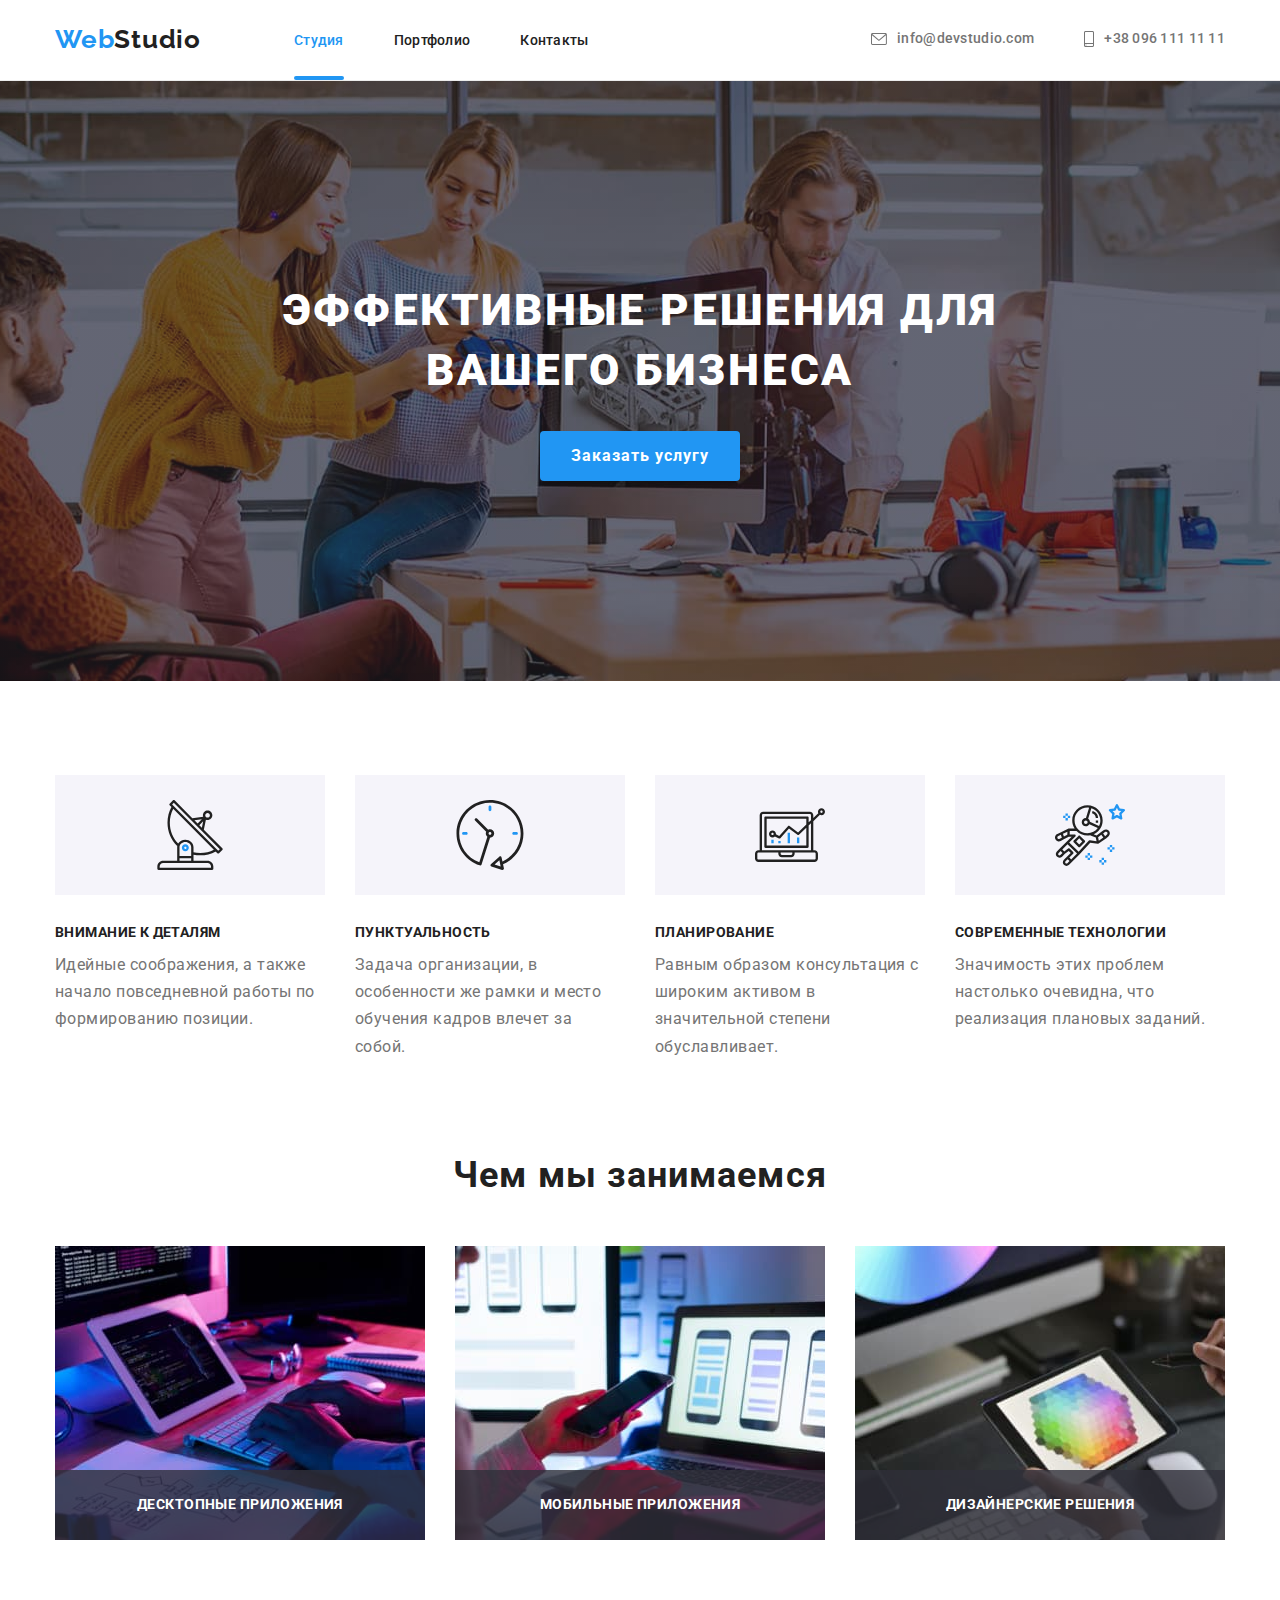
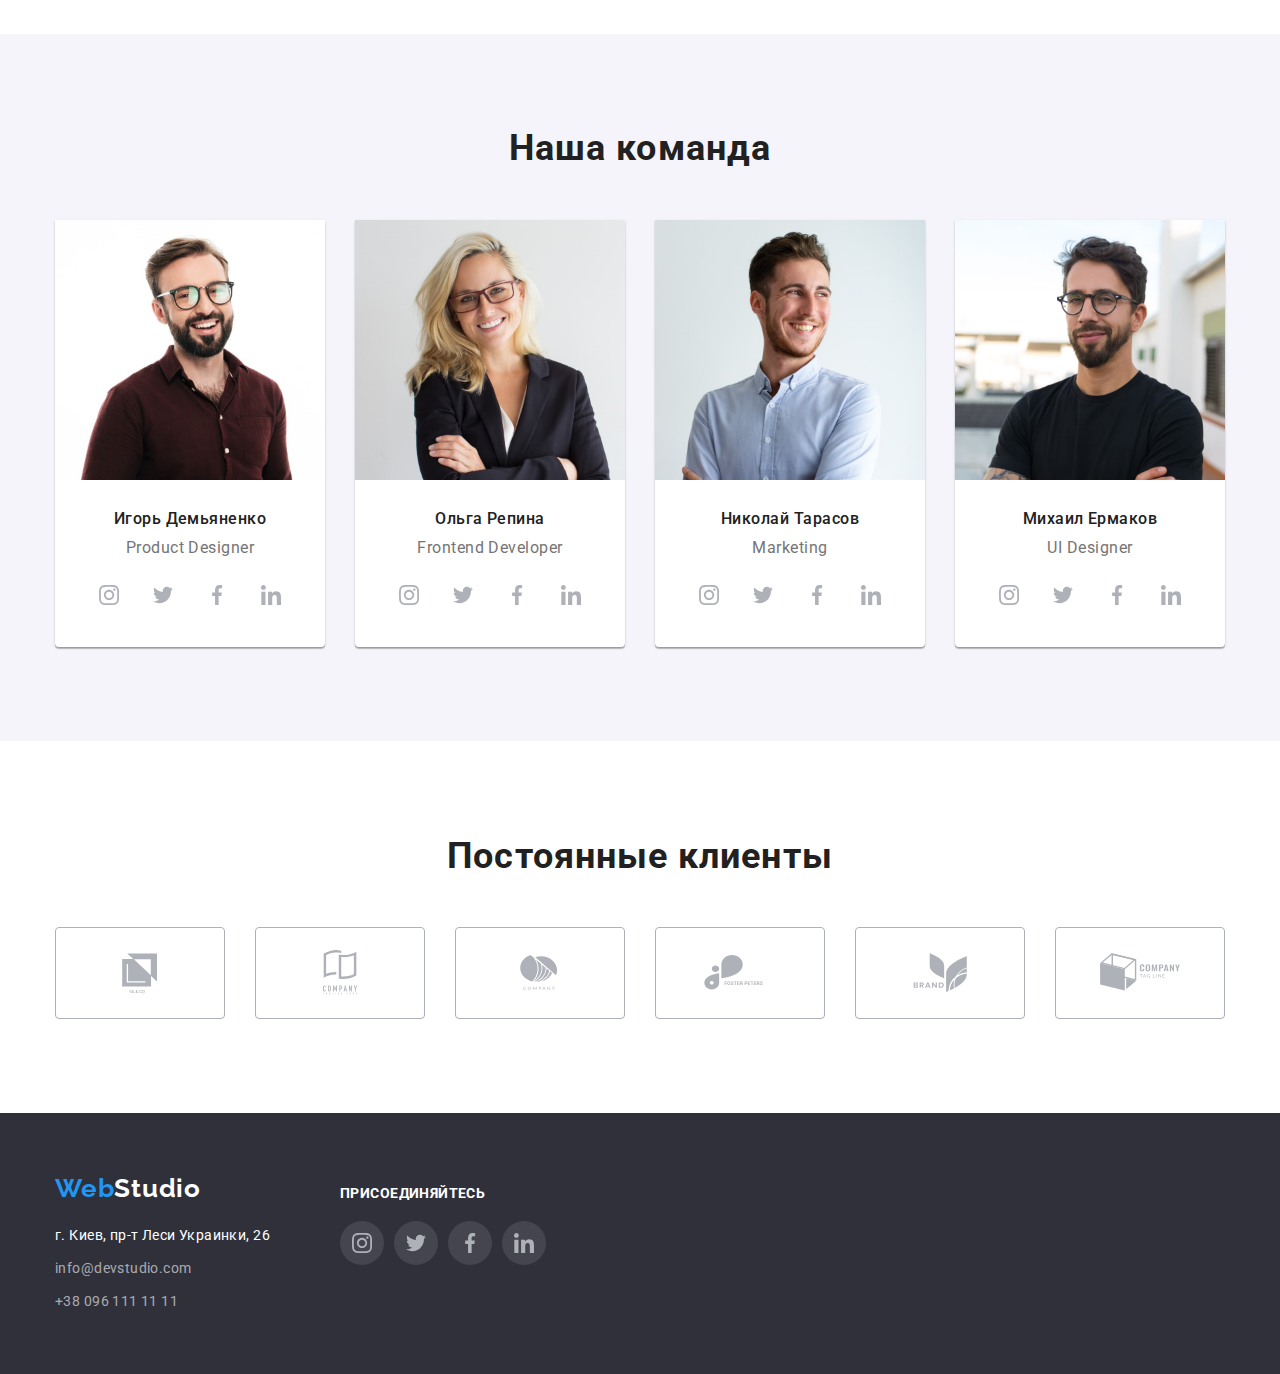
<file: index.html>
<!DOCTYPE html>
<html lang="ru">
  <head>
    <title>Studio</title>
    <link rel="preconnect" href="https://fonts.googleapis.com" />
    <link rel="preconnect" href="https://fonts.gstatic.com" crossorigin />
    <link
      href="https://fonts.googleapis.com/css2?family=Raleway:wght@700&family=Roboto:wght@400;500;700;900&display=swap"
      rel="stylesheet"
    />
    <link
      rel="stylesheet"
      href="https://github.com/sindresorhus/modern-normalize/blob/main/modern-normalize.css"
    />
    <link rel="stylesheet" href="css/reset.css" />
    <link rel="stylesheet" href="css/styles.css" />
  </head>

  <body>
    <header class="header">
      <div class="container header-container">
        <nav class="header-navigation">
          <a href="/" class="logo logo-header"
            ><span class="logo-left">Web</span
            ><span class="logo-right-dark">Studio</span></a
          >
          <ul class="list header-list">
            <li class="header-item">
              <a
                class="header-common header-link header-link-active"
                href="./index.html"
                >Студия</a
              >
            </li>
            <li class="header-item">
              <a class="header-common header-link" href="./portfolio.html"
                >Портфолио</a
              >
            </li>
            <li class="header-item">
              <a class="header-common header-link" href="./contacts.html"
                >Контакты</a
              >
            </li>
          </ul>
        </nav>
        <ul class="list header-list header-contacts">
          <li>
            <a
              class="header-common header-mail"
              href="mailto:info@devstudio.com"
            >
              <svg class="header-icon mail-icon">
                <use href="./images/icons.svg#icon-envelope"></use>
              </svg>
              <span>info@devstudio.com</span></a
            >
          </li>
          <li>
            <a class="header-common header-phone" href="tel:+380961111111">
              <svg class="header-icon phone-icon">
                <use href="./images/icons.svg#icon-smartphone"></use>
              </svg>
              <span>+38 096 111 11 11</span>
            </a>
          </li>
        </ul>
      </div>
    </header>
    <main>
      <section class="services">
        <div class="container">
          <h1 class="services-title">
            Эффективные решения для<br />вашего бизнеса
          </h1>
          <button class="services-button" type="button" data-modal-open>
            Заказать услугу
          </button>
        </div>
      </section>
      <!--Advantages-->
      <section class="section advantages">
        <div class="container">
          <ul class="list advantages-list">
            <li class="advantages-item">
              <div class="advantages-thumb">
                <svg class="advantages-icon">
                  <use href="./images/icons.svg#icon-antenna"></use>
                </svg>
              </div>
              <h3 class="advantages-title">Внимание к деталям</h3>
              <p class="paragraph-common advantages-text">
                Идейные соображения, а также начало повседневной работы по
                формированию позиции.
              </p>
            </li>
            <li class="advantages-item">
              <div class="advantages-thumb">
                <svg class="advantages-icon">
                  <use href="./images/icons.svg#icon-clock"></use>
                </svg>
              </div>
              <h3 class="advantages-title">Пунктуальность</h3>
              <p class="paragraph-common advantages-text">
                Задача организации, в особенности же рамки и место обучения
                кадров влечет за собой.
              </p>
            </li>
            <li class="advantages-item">
              <div class="advantages-thumb">
                <svg class="advantages-icon">
                  <use href="./images/icons.svg#icon-diagram"></use>
                </svg>
              </div>
              <h3 class="advantages-title">Планирование</h3>
              <p class="paragraph-common advantages-text">
                Равным образом консультация с широким активом в значительной
                степени обуславливает.
              </p>
            </li>
            <li class="advantages-item">
              <div class="advantages-thumb">
                <svg class="advantages-icon">
                  <use href="./images/icons.svg#icon-astronaut"></use>
                </svg>
              </div>
              <h3 class="advantages-title">Современные технологии</h3>
              <p class="paragraph-common advantages-text">
                Значимость этих проблем настолько очевидна, что реализация
                плановых заданий.
              </p>
            </li>
          </ul>
        </div>
      </section>
      <!--What we are doing-->
      <section class="section technologies">
        <div class="container">
          <h2 class="technologies-title">Чем мы занимаемся</h2>
          <ul class="list technologies-list">
            <li class="technologies-item">
              <img src="./images/desktop.jpg" alt="desktop" />
              <div class="technologies-desc">Десктопные приложения</div>
            </li>
            <li class="technologies-item">
              <img src="./images/mobile.jpg" alt="mobile" />
              <div class="technologies-desc">Мобильные приложения</div>
            </li>
            <li class="technologies-item">
              <img src="./images/tablet.jpg" alt="tablet" />
              <div class="technologies-desc">Дизайнерские решения</div>
            </li>
          </ul>
        </div>
      </section>
      <!--Our team-->
      <section class="section team">
        <div class="container">
          <h2 class="team-title">Наша команда</h2>
          <ul class="list team-list">
            <li class="team-item">
              <img src="./images/team-member1.jpg" alt="Igor" />
              <div class="team-card-bottom">
                <h3 class="team-member">Игорь Демьяненко</h3>
                <p class="paragraph-common team-role">Product Designer</p>
                <ul class="list social-list">
                  <li class="social-item">
                    <a
                      href="https://www.instagram.com"
                      class="social-link"
                      target="_blank"
                      rel="noopener nofollow noreferrer"
                    >
                      <svg class="social-icon">
                        <use href="./images/icons.svg#icon-instagram"></use>
                      </svg>
                    </a>
                  </li>
                  <li class="social-item">
                    <a
                      href="https://twitter.com"
                      class="social-link"
                      target="_blank"
                      rel="noopener nofollow noreferrer"
                    >
                      <svg class="social-icon">
                        <use href="./images/icons.svg#icon-twitter"></use>
                      </svg>
                    </a>
                  </li>
                  <li class="social-item">
                    <a
                      href="https://www.facebook.com"
                      class="social-link"
                      target="_blank"
                      rel="noopener nofollow noreferrer"
                    >
                      <svg class="social-icon">
                        <use href="./images/icons.svg#icon-facebook"></use>
                      </svg>
                    </a>
                  </li>
                  <li class="social-item">
                    <a
                      href="https://www.linkedin.com"
                      class="social-link"
                      target="_blank"
                      rel="noopener nofollow noreferrer"
                    >
                      <svg class="social-icon">
                        <use href="./images/icons.svg#icon-linkedin"></use>
                      </svg>
                    </a>
                  </li>
                </ul>
              </div>
            </li>
            <li class="team-item">
              <img src="./images/team-member2.jpg" alt="Olga" />
              <div class="team-card-bottom">
                <h3 class="team-member">Ольга Репина</h3>
                <p class="paragraph-common team-role">Frontend Developer</p>
                <ul class="list social-list">
                  <li class="social-item">
                    <a
                      href="https://www.instagram.com"
                      class="social-link"
                      target="_blank"
                      rel="noopener nofollow noreferrer"
                    >
                      <svg class="social-icon">
                        <use href="./images/icons.svg#icon-instagram"></use>
                      </svg>
                    </a>
                  </li>
                  <li class="social-item">
                    <a
                      href="https://twitter.com"
                      class="social-link"
                      target="_blank"
                      rel="noopener nofollow noreferrer"
                    >
                      <svg class="social-icon">
                        <use href="./images/icons.svg#icon-twitter"></use>
                      </svg>
                    </a>
                  </li>
                  <li class="social-item">
                    <a
                      href="https://www.facebook.com"
                      class="social-link"
                      target="_blank"
                      rel="noopener nofollow noreferrer"
                    >
                      <svg class="social-icon">
                        <use href="./images/icons.svg#icon-facebook"></use>
                      </svg>
                    </a>
                  </li>
                  <li class="social-item">
                    <a
                      href="https://www.linkedin.com"
                      class="social-link"
                      target="_blank"
                      rel="noopener nofollow noreferrer"
                    >
                      <svg class="social-icon">
                        <use href="./images/icons.svg#icon-linkedin"></use>
                      </svg>
                    </a>
                  </li>
                </ul>
              </div>
            </li>
            <li class="team-item">
              <img src="./images/team-member3.jpg" alt="Nikolay" />
              <div class="team-card-bottom">
                <h3 class="team-member">Николай Тарасов</h3>
                <p class="paragraph-common team-role">Marketing</p>
                <ul class="list social-list">
                  <li class="social-item">
                    <a
                      href="https://www.instagram.com"
                      class="social-link"
                      target="_blank"
                      rel="noopener nofollow noreferrer"
                    >
                      <svg class="social-icon">
                        <use href="./images/icons.svg#icon-instagram"></use>
                      </svg>
                    </a>
                  </li>
                  <li class="social-item">
                    <a
                      href="https://twitter.com"
                      class="social-link"
                      target="_blank"
                      rel="noopener nofollow noreferrer"
                    >
                      <svg class="social-icon">
                        <use href="./images/icons.svg#icon-twitter"></use>
                      </svg>
                    </a>
                  </li>
                  <li class="social-item">
                    <a
                      href="https://www.facebook.com"
                      class="social-link"
                      target="_blank"
                      rel="noopener nofollow noreferrer"
                    >
                      <svg class="social-icon">
                        <use href="./images/icons.svg#icon-facebook"></use>
                      </svg>
                    </a>
                  </li>
                  <li class="social-item">
                    <a
                      href="https://www.linkedin.com"
                      class="social-link"
                      target="_blank"
                      rel="noopener nofollow noreferrer"
                    >
                      <svg class="social-icon">
                        <use href="./images/icons.svg#icon-linkedin"></use>
                      </svg>
                    </a>
                  </li>
                </ul>
              </div>
            </li>
            <li class="team-item">
              <img src="./images/team-member4.jpg" alt="Michail" />
              <div class="team-card-bottom">
                <h3 class="team-member">Михаил Ермаков</h3>
                <p class="paragraph-common team-role">UI Designer</p>
                <ul class="list social-list">
                  <li class="social-item">
                    <a
                      href="https://www.instagram.com"
                      class="social-link"
                      target="_blank"
                      rel="noopener nofollow noreferrer"
                    >
                      <svg class="social-icon">
                        <use href="./images/icons.svg#icon-instagram"></use>
                      </svg>
                    </a>
                  </li>
                  <li class="social-item">
                    <a
                      href="https://twitter.com"
                      class="social-link"
                      target="_blank"
                      rel="noopener nofollow noreferrer"
                    >
                      <svg class="social-icon">
                        <use href="./images/icons.svg#icon-twitter"></use>
                      </svg>
                    </a>
                  </li>
                  <li class="social-item">
                    <a
                      href="https://www.facebook.com"
                      class="social-link"
                      target="_blank"
                      rel="noopener nofollow noreferrer"
                    >
                      <svg class="social-icon">
                        <use href="./images/icons.svg#icon-facebook"></use>
                      </svg>
                    </a>
                  </li>
                  <li class="social-item">
                    <a
                      href="https://www.linkedin.com"
                      class="social-link"
                      target="_blank"
                      rel="noopener nofollow noreferrer"
                    >
                      <svg class="social-icon">
                        <use href="./images/icons.svg#icon-linkedin"></use>
                      </svg>
                    </a>
                  </li>
                </ul>
              </div>
            </li>
          </ul>
        </div>
      </section>

      <!-- Customers -->

      <section class="section customers">
        <div class="container">
          <h2 class="customers-title">Постоянные клиенты</h2>
          <ul class="list customers-list">
            <li class="customers-item">
              <a class="link customers-link" href="">
                <svg class="customers-icon">
                  <use href="./images/icons.svg#icon-Logo"></use>
                </svg>
              </a>
            </li>
            <li class="customers-item">
              <a class="link customers-link" href="">
                <svg class="customers-icon">
                  <use href="./images/icons.svg#icon-Logo2"></use>
                </svg>
              </a>
            </li>
            <li class="customers-item">
              <a class="link customers-link" href="">
                <svg class="customers-icon">
                  <use href="./images/icons.svg#icon-Logo3"></use>
                </svg>
              </a>
            </li>
            <li class="customers-item">
              <a class="link customers-link" href="">
                <svg class="customers-icon">
                  <use href="./images/icons.svg#icon-Logo4"></use>
                </svg>
              </a>
            </li>
            <li class="customers-item">
              <a class="link customers-link" href="">
                <svg class="customers-icon">
                  <use href="./images/icons.svg#icon-Logo5"></use>
                </svg>
              </a>
            </li>
            <li class="customers-item">
              <a class="link customers-link" href="">
                <svg class="customers-icon">
                  <use href="./images/icons.svg#icon-Logo6"></use>
                </svg>
              </a>
            </li>
          </ul>
        </div>
      </section>
    </main>
    <footer class="footer">
      <div class="container footer-container">
        <div class="information">
          <div>
            <a href="/" class="logo"
              ><span class="logo-left">Web</span
              ><span class="logo-right-light">Studio</span></a
            >
          </div>
          <address class="footer-address">
            <ul class="list footer-list">
              <li class="footer-item">
                <a
                  class="footer-common footer-location"
                  href="https://goo.gl/maps/UnjUkKcxQBW7BWVS7"
                  target="_blank"
                  rel="noopener nofollow noreferrer"
                  >г. Киев, пр-т Леси Украинки, 26</a
                >
              </li>
              <li class="footer-item">
                <a
                  class="footer-common footer-link"
                  href="mailto:info@devstudio.com"
                  >info@devstudio.com</a
                >
              </li>
              <li class="footer-item">
                <a class="footer-common footer-link" href="tel:+380961111111"
                  >+38 096 111 11 11</a
                >
              </li>
            </ul>
          </address>
        </div>
        <div class="social">
          <h3 class="social-title">Присоединяйтесь</h3>
          <ul class="list social-list">
            <li class="social-item">
              <a
                href="https://www.instagram.com"
                class="social-link social-link-footer"
                target="_blank"
                rel="noopener nofollow noreferrer"
              >
                <svg class="social-icon">
                  <use href="./images/icons.svg#icon-instagram"></use>
                </svg>
              </a>
            </li>
            <li class="social-item">
              <a
                href="https://twitter.com"
                class="social-link social-link-footer"
                target="_blank"
                rel="noopener nofollow noreferrer"
              >
                <svg class="social-icon">
                  <use href="./images/icons.svg#icon-twitter"></use>
                </svg>
              </a>
            </li>
            <li class="social-item">
              <a
                href="https://www.facebook.com"
                class="social-link social-link-footer"
                target="_blank"
                rel="noopener nofollow noreferrer"
              >
                <svg class="social-icon">
                  <use href="./images/icons.svg#icon-facebook"></use>
                </svg>
              </a>
            </li>
            <li class="social-item">
              <a
                href="https://www.linkedin.com"
                class="social-link social-link-footer"
                target="_blank"
                rel="noopener nofollow noreferrer"
              >
                <svg class="social-icon">
                  <use href="./images/icons.svg#icon-linkedin"></use>
                </svg>
              </a>
            </li>
          </ul>
        </div>
      </div>
    </footer>
    <div class="backdrop is-hidden" data-modal>
      <div class="modal">
        <button class="modal-close" type="button" data-modal-close>
          <svg class="modal-close-icon">
            <use href="./images/icons.svg#icon-close"></use>
          </svg>
        </button>
      </div>
    </div>
    <script src="js/modal.js"></script>
  </body>
</html>
</file>
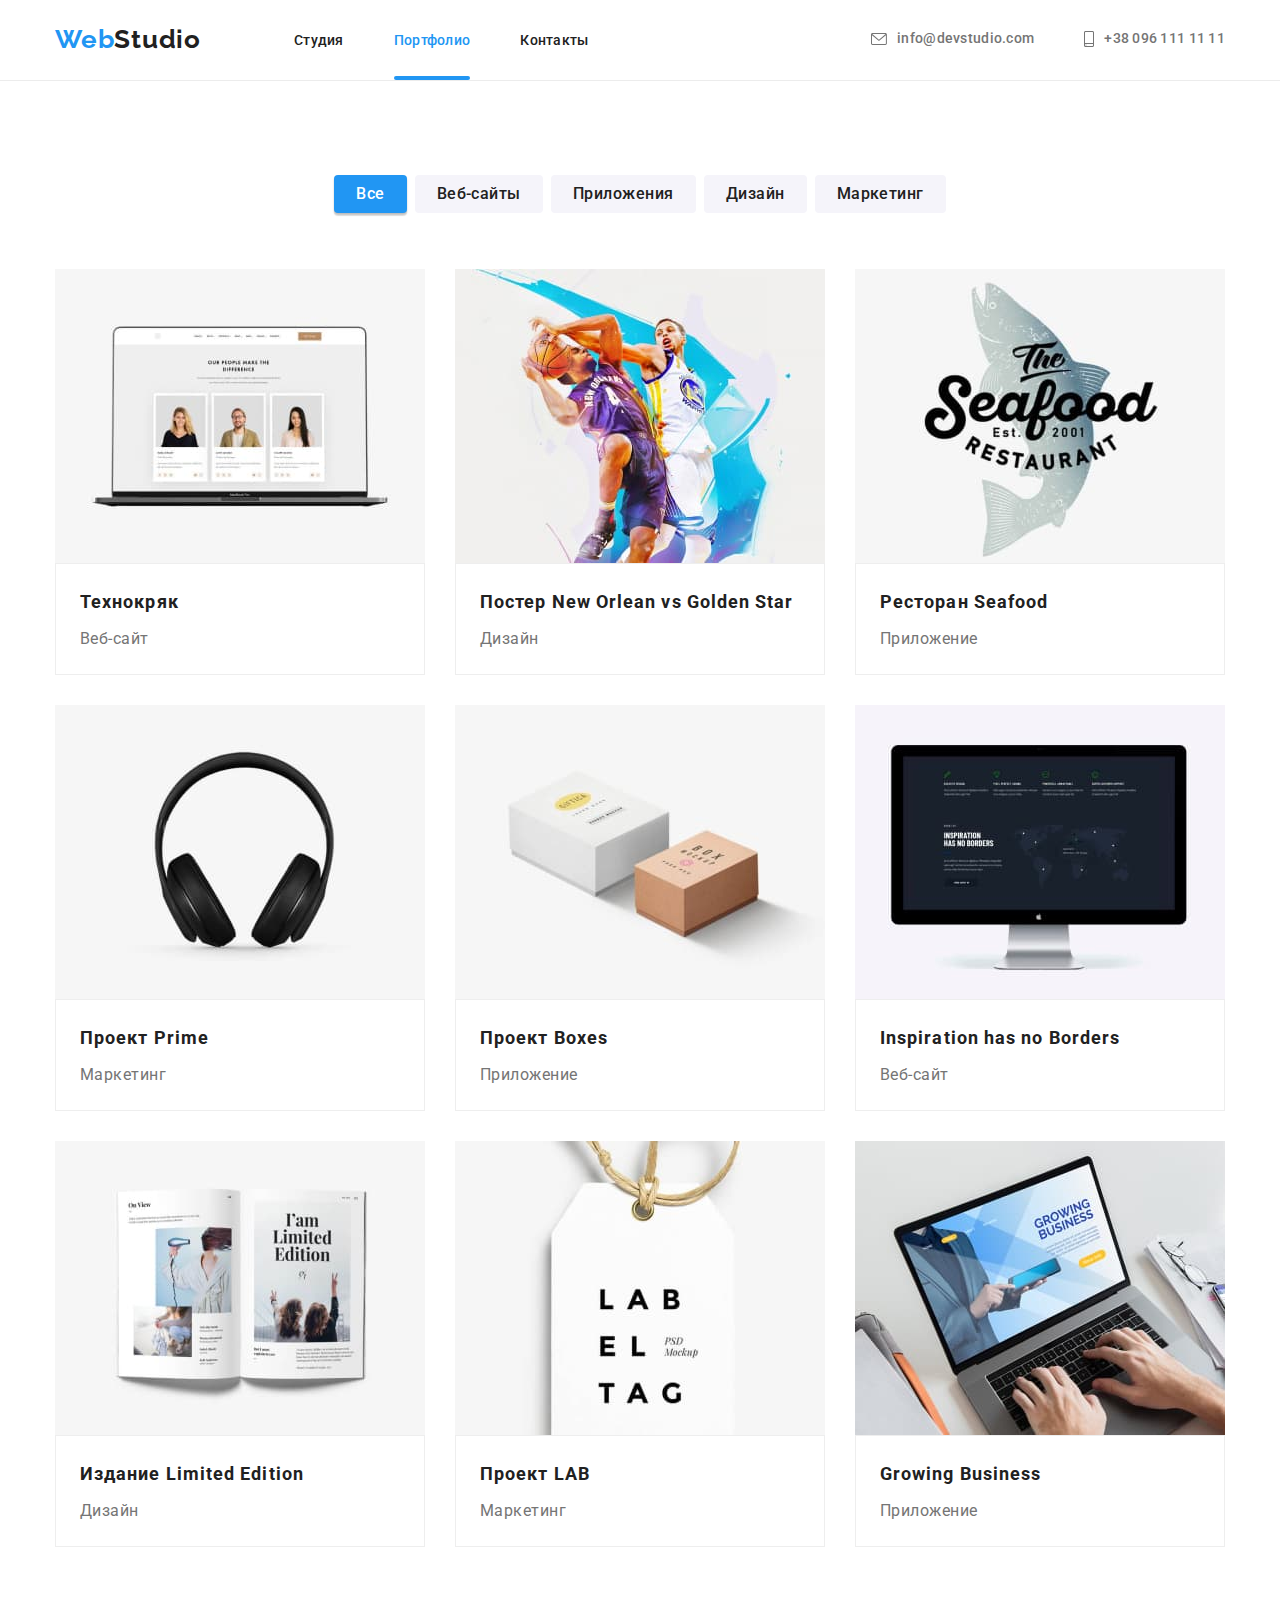
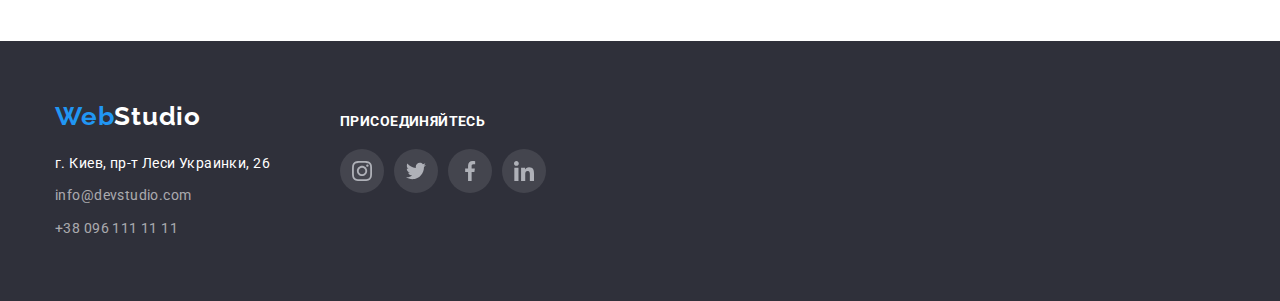
<file: portfolio.html>
<!DOCTYPE html>
<html lang="ru">
  <head>
    <title>Portfolio</title>
    <link rel="preconnect" href="https://fonts.googleapis.com" />
    <link rel="preconnect" href="https://fonts.gstatic.com" crossorigin />
    <link
      href="https://fonts.googleapis.com/css2?family=Raleway:wght@700&family=Roboto:wght@400;500;700;900&display=swap"
      rel="stylesheet"
    />
    <link
      rel="stylesheet"
      href="https://github.com/sindresorhus/modern-normalize/blob/main/modern-normalize.css"
    />
    <link rel="stylesheet" href="css/reset.css" />
    <link rel="stylesheet" href="css/styles.css" />
  </head>

  <body>
    <header class="header">
      <div class="container header-container">
        <nav class="header-navigation">
          <a href="/" class="logo logo-header"
            ><span class="logo-left">Web</span
            ><span class="logo-right-dark">Studio</span></a
          >
          <ul class="list header-list">
            <li class="header-item">
              <a class="header-common header-link" href="./index.html"
                >Студия</a
              >
            </li>
            <li class="header-item">
              <a
                class="header-common header-link header-link-active"
                href="./portfolio.html"
                >Портфолио</a
              >
            </li>
            <li class="header-item">
              <a class="header-common header-link" href="./contacts.html"
                >Контакты</a
              >
            </li>
          </ul>
        </nav>
        <ul class="list header-list header-contacts">
          <li>
            <a
              class="header-common header-mail"
              href="mailto:info@devstudio.com"
            >
              <svg class="header-icon mail-icon">
                <use href="./images/icons.svg#icon-envelope"></use>
              </svg>
              <span>info@devstudio.com</span></a
            >
          </li>
          <li>
            <a class="header-common header-phone" href="tel:+380961111111">
              <svg class="header-icon phone-icon">
                <use href="./images/icons.svg#icon-smartphone"></use>
              </svg>
              <span>+38 096 111 11 11</span>
            </a>
          </li>
        </ul>
      </div>
    </header>
    <main>
      <!--Our projects-->
      <section class="projects section">
        <div class="container">
          <ul class="list projects-filter">
            <li class="filter-item">
              <button class="filter-button filter-button-active" type="button">
                Все
              </button>
            </li>
            <li class="filter-item">
              <button class="filter-button" type="button">Веб-сайты</button>
            </li>
            <li class="filter-item">
              <button class="filter-button" type="button">Приложения</button>
            </li>
            <li class="filter-item">
              <button class="filter-button" type="button">Дизайн</button>
            </li>
            <li class="filter-item">
              <button class="filter-button" type="button">Маркетинг</button>
            </li>
          </ul>
          <ul class="list projects-list">
            <li class="projects-item">
              <a href="" class="link project-link">
                <div class="projects-top">
                  <img src="./images/web-site1.jpg" alt="Laptop" />
                  <p class="projects-item-details">
                    Технокряк это современная площадка распространения
                    коронавируса. Компании используют эту платформу для
                    цифрового шпионажа и атак на защищённые сервера конкурентов.
                  </p>
                </div>
                <div class="projects-bottom">
                  <h3 class="projects-name">Технокряк</h3>
                  <p class="paragraph-common projects-type">Веб-сайт</p>
                </div>
              </a>
            </li>
            <li class="projects-item">
              <a href="" class="link project-link">
                <div class="projects-top">
                  <img
                    src="./images/design1.jpg"
                    alt="Poster New Orlean vs Golden Star"
                  />
                  <p class="projects-item-details">
                    Технокряк это современная площадка распространения
                    коронавируса. Компании используют эту платформу для
                    цифрового шпионажа и атак на защищённые сервера конкурентов.
                  </p>
                </div>
                <div class="projects-bottom">
                  <h3 class="projects-name">
                    Постер New Orlean vs Golden Star
                  </h3>
                  <p class="paragraph-common projects-type">Дизайн</p>
                </div>
              </a>
            </li>
            <li class="projects-item">
              <a href="" class="link project-link">
                <div class="projects-top">
                  <img src="./images/app1.jpg" alt="Restaurant Seafood лого" />
                  <p class="projects-item-details">
                    Технокряк это современная площадка распространения
                    коронавируса. Компании используют эту платформу для
                    цифрового шпионажа и атак на защищённые сервера конкурентов.
                  </p>
                </div>
                <div class="projects-bottom">
                  <h3 class="projects-name">Ресторан Seafood</h3>
                  <p class="paragraph-common projects-type">Приложение</p>
                </div>
              </a>
            </li>
            <li class="projects-item">
              <a href="" class="link project-link">
                <div class="projects-top">
                  <img src="./images/marketing1.jpg" alt="Headphones" />
                  <p class="projects-item-details">
                    Технокряк это современная площадка распространения
                    коронавируса. Компании используют эту платформу для
                    цифрового шпионажа и атак на защищённые сервера конкурентов.
                  </p>
                </div>
                <div class="projects-bottom">
                  <h3 class="projects-name">Проект Prime</h3>
                  <p class="paragraph-common projects-type">Маркетинг</p>
                </div>
              </a>
            </li>
            <li class="projects-item">
              <a href="" class="link project-link">
                <div class="projects-top">
                  <img src="./images/app2.jpg" alt="Postal box" />
                  <p class="projects-item-details">
                    Технокряк это современная площадка распространения
                    коронавируса. Компании используют эту платформу для
                    цифрового шпионажа и атак на защищённые сервера конкурентов.
                  </p>
                </div>
                <div class="projects-bottom">
                  <h3 class="projects-name">Проект Boxes</h3>
                  <p class="paragraph-common projects-type">Приложение</p>
                </div>
              </a>
            </li>
            <li class="projects-item">
              <a href="" class="link project-link">
                <div class="projects-top">
                  <img src="./images/web-site2.jpg" alt="Monitor" />
                  <p class="projects-item-details">
                    Технокряк это современная площадка распространения
                    коронавируса. Компании используют эту платформу для
                    цифрового шпионажа и атак на защищённые сервера конкурентов.
                  </p>
                </div>
                <div class="projects-bottom">
                  <h3 class="projects-name">Inspiration has no Borders</h3>
                  <p class="paragraph-common projects-type">Веб-сайт</p>
                </div>
              </a>
            </li>
            <li class="projects-item">
              <a href="" class="link project-link">
                <div class="projects-top">
                  <img src="./images/design2.jpg" alt="Magazine" />
                  <p class="projects-item-details">
                    Технокряк это современная площадка распространения
                    коронавируса. Компании используют эту платформу для
                    цифрового шпионажа и атак на защищённые сервера конкурентов.
                  </p>
                </div>
                <div class="projects-bottom">
                  <h3 class="projects-name">Издание Limited Edition</h3>
                  <p class="paragraph-common projects-type">Дизайн</p>
                </div>
              </a>
            </li>
            <li class="projects-item">
              <a href="" class="link project-link">
                <div class="projects-top">
                  <img src="./images/marketing2.jpg" alt="Label" />
                  <p class="projects-item-details">
                    Технокряк это современная площадка распространения
                    коронавируса. Компании используют эту платформу для
                    цифрового шпионажа и атак на защищённые сервера конкурентов.
                  </p>
                </div>
                <div class="projects-bottom">
                  <h3 class="projects-name">Проект LAB</h3>
                  <p class="paragraph-common projects-type">Маркетинг</p>
                </div>
              </a>
            </li>
            <li class="projects-item">
              <a href="" class="link project-link">
                <div class="projects-top">
                  <img
                    src="./images/app3.jpg"
                    alt="Hands typing on a keyboard"
                  />
                  <p class="projects-item-details">
                    Технокряк это современная площадка распространения
                    коронавируса. Компании используют эту платформу для
                    цифрового шпионажа и атак на защищённые сервера конкурентов.
                  </p>
                </div>
                <div class="projects-bottom">
                  <h3 class="projects-name">Growing Business</h3>
                  <p class="paragraph-common projects-type">Приложение</p>
                </div>
              </a>
            </li>
          </ul>
        </div>
      </section>
    </main>
    <footer class="footer">
      <div class="container footer-container">
        <div class="information">
          <div>
            <a href="/" class="logo"
              ><span class="logo-left">Web</span
              ><span class="logo-right-light">Studio</span></a
            >
          </div>
          <address class="footer-address">
            <ul class="list footer-list">
              <li class="footer-item">
                <a
                  class="footer-common footer-location"
                  href="https://goo.gl/maps/UnjUkKcxQBW7BWVS7"
                  target="_blank"
                  rel="noopener nofollow noreferrer"
                  >г. Киев, пр-т Леси Украинки, 26</a
                >
              </li>
              <li class="footer-item">
                <a
                  class="footer-common footer-link"
                  href="mailto:info@devstudio.com"
                  >info@devstudio.com</a
                >
              </li>
              <li class="footer-item">
                <a class="footer-common footer-link" href="tel:+380961111111"
                  >+38 096 111 11 11</a
                >
              </li>
            </ul>
          </address>
        </div>
        <div class="social">
          <h3 class="social-title">Присоединяйтесь</h3>
          <ul class="list social-list">
            <li class="social-item">
              <a
                href="https://www.instagram.com"
                class="social-link social-link-footer"
                target="_blank"
                rel="noopener nofollow noreferrer"
              >
                <svg class="social-icon">
                  <use href="./images/icons.svg#icon-instagram"></use>
                </svg>
              </a>
            </li>
            <li class="social-item">
              <a
                href="https://twitter.com"
                class="social-link social-link-footer"
                target="_blank"
                rel="noopener nofollow noreferrer"
              >
                <svg class="social-icon">
                  <use href="./images/icons.svg#icon-twitter"></use>
                </svg>
              </a>
            </li>
            <li class="social-item">
              <a
                href="https://www.facebook.com"
                class="social-link social-link-footer"
                target="_blank"
                rel="noopener nofollow noreferrer"
              >
                <svg class="social-icon">
                  <use href="./images/icons.svg#icon-facebook"></use>
                </svg>
              </a>
            </li>
            <li class="social-item">
              <a
                href="https://www.linkedin.com"
                class="social-link social-link-footer"
                target="_blank"
                rel="noopener nofollow noreferrer"
              >
                <svg class="social-icon">
                  <use href="./images/icons.svg#icon-linkedin"></use>
                </svg>
              </a>
            </li>
          </ul>
        </div>
      </div>
    </footer>
  </body>
</html>
</file>
<file: css/styles.css>
:root {
  /* text variables*/
  --main-text-color: #212121;
  --alternative-text-color: #ffffff;
  --paragraph-text-color: #757575;
  --accent-color: #2196f3;
  /* button variables */
  --inactive-btn-color: #f5f4fa;
  --active-btn-color: #2196f3;
  /* background variables */
  --main-background-color: #ffffff;
  --dark-background-color: #2f303a;
  --light-background-color: #f5f4fa;
  /* gaps */
  --card-gap: 30px;
  /* transition  */
  --transition-duration: 250ms;
  --transition-timing-function: cubic-bezier(0.4, 0, 0.2, 1);
}

body {
  font-family: "Roboto", sans-serif;
  color: var(--main-text-color);
  margin: 0;
}

img {
  display: block;
  max-width: 100%;
  height: auto;
}

.container {
  width: 1200px;
  padding-left: 15px;
  padding-right: 15px;
  margin: 0 auto;
}

.section {
  padding-top: 94px;
  padding-bottom: 94px;
}

.link {
  transition-property: color;
  transition-duration: var(--transition-duration);
  transition-timing-function: var(--transition-timing-function);
}

.link:hover,
.link:focus {
  color: var(--accent-color);
}

.paragraph-common {
  font-weight: 400;
  font-size: 16px;
  letter-spacing: 0.03em;
}

/*--------------- LOGO ----------------- */

.logo {
  font-family: Raleway;
  font-weight: 700;
  font-size: 26px;
  line-height: 1.19;
  letter-spacing: 0.03em;
  display: block;
}

.logo-left {
  color: var(--accent-color);
}

.logo-right-dark {
  color: var(--main-text-color);
}

.logo-right-light {
  color: var(--alternative-text-color);
}

/*-------------- HEADER --------------*/

.header {
  background-color: var(--main-background-color);
  padding-top: 24px;
  padding-bottom: 25px;
  border-bottom: 1px solid #ececec;
}

.header-list {
  display: flex;
  align-items: center;
}

.header-item:not(:last-child),
.header-contacts li:first-child {
  margin-right: 50px;
}

.header-contacts {
  margin-left: auto;
}

.header-navigation {
  display: flex;
  align-items: center;
}

.header-container {
  display: flex;
  align-items: center;
}

.header-link {
  color: var(--main-text-color);
}

.header-common:focus,
.header-common:hover {
  color: var(--accent-color);
}

.header-common {
  font-weight: 500;
  font-size: 14px;
  line-height: 1.14;
  letter-spacing: 0.02em;
  transition-property: color;
  transition-duration: var(--transition-duration);
  transition-timing-function: var(--transition-timing-function);
}

.header-link-active::after {
  content: "";
  width: 100%;
  height: 4px;
  background-color: var(--active-btn-color);
  position: absolute;
  display: block;
  bottom: -32px;
  left: 0;
  border-radius: 2px;
}

.header-link-active {
  color: var(--accent-color);
  position: relative;
}

.header-mail,
.header-phone {
  color: var(--paragraph-text-color);
  display: flex;
  align-items: center;
}

.logo-header {
  margin-right: 93px;
}

.header-icon {
  margin-right: 10px;
  fill: currentColor;
}

.mail-icon {
  width: 16px;
  height: 12px;
}

.phone-icon {
  width: 10px;
  height: 16px;
}

/*-------------- SERVICES --------------*/

.services {
  background-image: linear-gradient(
      rgba(47, 48, 58, 0.4),
      rgba(47, 48, 58, 0.4)
    ),
    url("../images/services-bg.jpg");
  background-color: var(--dark-background-color);
  background-repeat: no-repeat;
  background-size: auto;
  background-position: center;
  padding-top: 200px;
  padding-bottom: 200px;
}

.services-title {
  font-weight: 900;
  font-size: 44px;
  line-height: 1.36;
  text-align: center;
  letter-spacing: 0.06em;
  text-transform: uppercase;
  color: var(--alternative-text-color);
}

.services-button {
  font-family: inherit;
  font-weight: bold;
  font-size: 16px;
  line-height: 1.87;
  align-items: center;
  text-align: center;
  letter-spacing: 0.06em;
  color: var(--alternative-text-color);
  background: #2196f3;
  box-shadow: 0px 4px 4px rgba(0, 0, 0, 0.15);
  border-radius: 4px;
  min-width: 200px;
  min-height: 50px;
  margin: 30px auto 0 auto;
  display: block;
}

/*-------------- ADVANTAGES -------------- */

.advantages {
  background-color: var(--main-background-color);
}

.advantages-title {
  font-weight: 700;
  font-size: 14px;
  line-height: 1.14;
  letter-spacing: 0.03em;
  text-transform: uppercase;
  color: var(--main-text-color);
  margin-bottom: 10px;
}

.advantages-item {
  width: 270px;
}

.advantages-thumb {
  background-color: var(--light-background-color);
  height: 120px;
  margin-bottom: var(--card-gap);
  display: flex;
  justify-content: center;
  align-items: center;
}

.advantages-icon {
  width: 70px;
  height: 70px;
}

.advantages-item:not(:last-child) {
  margin-right: var(--card-gap);
}

.advantages-text {
  line-height: 1.71;
  color: var(--paragraph-text-color);
}

.advantages-list {
  display: flex;
  flex-basis: calc(100% / 4 - var(--card-gap));
}

/*------------- TECHNOLOGIES ------------- */

.technologies {
  background-color: var(--main-background-color);
  padding-top: 0;
}

.technologies-title {
  font-weight: 700;
  font-size: 36px;
  line-height: 42px;
  text-align: center;
  letter-spacing: 0.03em;
  color: var(--main-text-color);
  margin-bottom: 50px;
}

.technologies-list {
  display: flex;
  flex-basis: calc(100% / 3 - var(--card-gap));
  margin-right: calc(-1 * var(--card-gap));
}

.technologies-item {
  position: relative;
}

.technologies-item:not(:last-child) {
  margin-right: var(--card-gap);
}

.technologies-desc {
  background: rgba(47, 48, 58, 0.8);
  font-weight: bold;
  font-size: 14px;
  line-height: 1.14;
  text-align: center;
  letter-spacing: 0.03em;
  text-transform: uppercase;
  color: var(--alternative-text-color);
  display: flex;
  justify-content: center;
  align-items: center;
  height: 70px;
  position: absolute;
  left: 0;
  right: 0;
  bottom: 0;
}

/*----------------- TEAM -------------------*/

.team {
  background-color: var(--light-background-color);
}

.team-title {
  font-weight: 700;
  font-size: 36px;
  line-height: 1.16;
  text-align: center;
  letter-spacing: 0.03em;
  color: var(--main-text-color);
  margin-bottom: 50px;
}

.team-member {
  font-weight: 500;
  font-size: 16px;
  line-height: 1.18;
  text-align: center;
  letter-spacing: 0.03em;
  color: var(--main-text-color);
  margin-bottom: 10px;
}

.team-role {
  line-height: 1.18;
  text-align: center;
  color: var(--paragraph-text-color);
  margin-bottom: 16px;
}

.team-list {
  display: flex;
  flex-basis: calc(100% / 4 - var(--card-gap));
}

.team-item {
  background-color: var(--main-background-color);
  box-shadow: 0px 1px 3px rgba(0, 0, 0, 0.12), 0px 1px 1px rgba(0, 0, 0, 0.14),
    0px 2px 1px rgba(0, 0, 0, 0.2);
  border-radius: 0px 0px 4px 4px;
}

.team-item:not(:last-child) {
  margin-right: var(--card-gap);
}

.team-card-bottom {
  padding-top: 30px;
  padding-bottom: 30px;
}

.social-list {
  display: flex;
  justify-content: center;
}

.social-item {
  width: 44px;
  height: 44px;
}

.social-item + .social-item {
  margin-left: 10px;
}

.social-link {
  width: 100%;
  height: 100%;
  border-radius: 50%;
  display: flex;
  align-items: center;
  justify-content: center;
  color: #afb1b8;
  transition-property: background-color, color;
  transition-duration: var(--transition-duration);
  transition-timing-function: var(--transition-timing-function);
}

.social-link:hover,
.social-link:focus {
  background-color: var(--accent-color);
  color: var(--main-background-color);
}

.social-icon {
  width: 20px;
  height: 20px;
  fill: currentColor;
}

/*---------------- CUSTOMERS -------------- */

.customers-title {
  font-weight: 700;
  font-size: 36px;
  line-height: 42px;
  text-align: center;
  letter-spacing: 0.03em;
  color: var(--main-text-color);
  margin-bottom: 50px;
}

.customers-item:not(:last-child) {
  margin-right: var(--card-gap);
}

.customers-list {
  display: flex;
  flex-basis: calc(100% / 6 - var(--card-gap));
}

.customers-link {
  display: flex;
  justify-content: center;
  align-items: center;
  height: 92px;
  width: 170px;
  border: 1px solid #afb1b8;
  border-radius: 4px;
  color: #afb1b8;
  transition-property: border-color, color;
  transition-duration: var(--transition-duration);
  transition-timing-function: var(--transition-timing-function);
}

.customers-link:focus,
.customers-link:hover {
  border-color: var(--active-btn-color);
  color: var(--active-btn-color);
}

.customers-icon {
  width: 100%;
  height: 100%;
  fill: currentColor;
}

/*---------------- PROJECTS --------------- */

.projects {
  background-color: var(--main-background-color);
}

.filter-button {
  font-family: inherit;
  border-radius: 4px;
  font-weight: 500;
  font-size: 16px;
  line-height: 1.62;
  text-align: center;
  letter-spacing: 0.03em;
  cursor: pointer;
  color: var(--main-text-color);
  background-color: var(--inactive-btn-color);
  padding: 6px 22px;
  transition-property: background-color, color, box-shadow;
  transition-duration: var(--transition-duration);
  transition-timing-function: var(--transition-timing-function);
}

.filter-button-active,
.filter-button:hover,
.filter-button:focus {
  background-color: var(--active-btn-color);
  color: var(--alternative-text-color);
  box-shadow: 0px 3px 1px rgba(0, 0, 0, 0.1), 0px 1px 2px rgba(0, 0, 0, 0.08),
    0px 2px 2px rgba(0, 0, 0, 0.12);
}

.projects-name {
  font-weight: 700;
  font-size: 18px;
  line-height: 2;
  letter-spacing: 0.06em;
  color: var(--main-text-color);
}

.projects-type {
  line-height: 1.87;
  color: var(--paragraph-text-color);
}

.projects-filter {
  display: flex;
  justify-content: center;
  margin-bottom: 56px;
}

.filter-item:not(:last-child) {
  margin-right: 8px;
}

.projects-list {
  display: flex;
  flex-wrap: wrap;
  margin-left: calc(-1 * var(--card-gap));
  margin-top: calc(-1 * var(--card-gap));
  flex-basis: calc(100% / 3 - var(--card-gap));
}

.projects-item {
  background-color: var(--main-background-color);
}

.projects-bottom {
  border: 1px solid #eeeeee;
  padding: 20px 24px;
}

.projects-item {
  margin-left: var(--card-gap);
  margin-top: var(--card-gap);
}

.projects-item:hover .projects-item-details {
  transform: translateY(0);
}

.projects-top {
  position: relative;
  overflow: hidden;
}

.projects-item-details {
  position: absolute;
  top: 0;
  left: 0;
  background-color: rgba(33, 150, 243, 0.9);
  padding: 63px 24px;
  font-size: 18px;
  line-height: 1.56;
  letter-spacing: 0.03em;
  color: var(--alternative-text-color);
  height: 100%;
  overflow: auto;
  transform: translateY(100%);
  transition: transform 300ms linear;
}

.project-link {
  display: block;
  transition-property: box-shadow;
  transition-duration: var(--transition-duration);
  transition-timing-function: var(--transition-timing-function);
}

.project-link:hover,
.project-link:focus {
  box-shadow: 0px 1px 1px rgba(0, 0, 0, 0.12), 0px 4px 4px rgba(0, 0, 0, 0.06),
    1px 4px 6px rgba(0, 0, 0, 0.16);
}

.projects-name {
  margin-bottom: 4px;
}

/*---------------- FOOTER -----------------*/

.footer {
  background-color: var(--dark-background-color);
  padding-top: 60px;
  padding-bottom: 60px;
}

.footer-address {
  font-style: normal;
  margin-top: 20px;
}

.footer-common {
  font-weight: 400;
  font-size: 14px;
  line-height: 1.71;
  letter-spacing: 0.03em;
}

.footer-location {
  color: var(--alternative-text-color);
}

.footer-link {
  color: rgba(255, 255, 255, 0.6);
}

.footer-item:not(:last-child) {
  margin-bottom: 9px;
}

.social-title {
  font-size: 14px;
  line-height: 16px;
  letter-spacing: 0.03em;
  text-transform: uppercase;
  color: var(--alternative-text-color);
  margin-bottom: 20px;
}

.footer-container {
  display: flex;
}

.information {
  margin-right: 70px;
}

.social {
  padding-top: 12px;
}

.social-link-footer {
  background-color: rgba(255, 255, 255, 0.1);
}

/*-------------- MODAL ------------- */

.backdrop {
  width: 100vw;
  height: 100vh;
  background-color: rgba(0, 0, 0, 0.2);
  position: fixed;
  top: 0;
  transition-property: opacity, visibility;
  transition-duration: 500ms;
  transition-timing-function: var(--transition-timing-function);
}

.backdrop.is-hidden .modal {
  transform: scale(1.2) translate(-100%);
  transition: transform 1000ms;
}

.modal {
  position: absolute;
  width: 528px;
  min-height: 581px;
  left: 50%;
  top: 50%;

  background-color: var(--main-background-color);
  box-shadow: 0px 1px 3px rgba(0, 0, 0, 0.12), 0px 1px 1px rgba(0, 0, 0, 0.14),
    0px 2px 1px rgba(0, 0, 0, 0.2);
  border-radius: 4px;
  transform: translate(-50%, -50%) scale(1);
  transition: transform 1000ms;
}

.modal-close {
  width: 30px;
  height: 30px;
  border: 1px solid rgba(0, 0, 0, 0.1);
  border-radius: 50%;
  background-color: transparent;
  position: absolute;
  top: 10px;
  right: 10px;
  display: flex;
  justify-content: center;
  align-items: center;
}

.modal-close-icon {
  width: 17px;
  height: 17px;
}

.is-hidden {
  visibility: hidden;
  opacity: 0;
  pointer-events: none;
}
</file>
